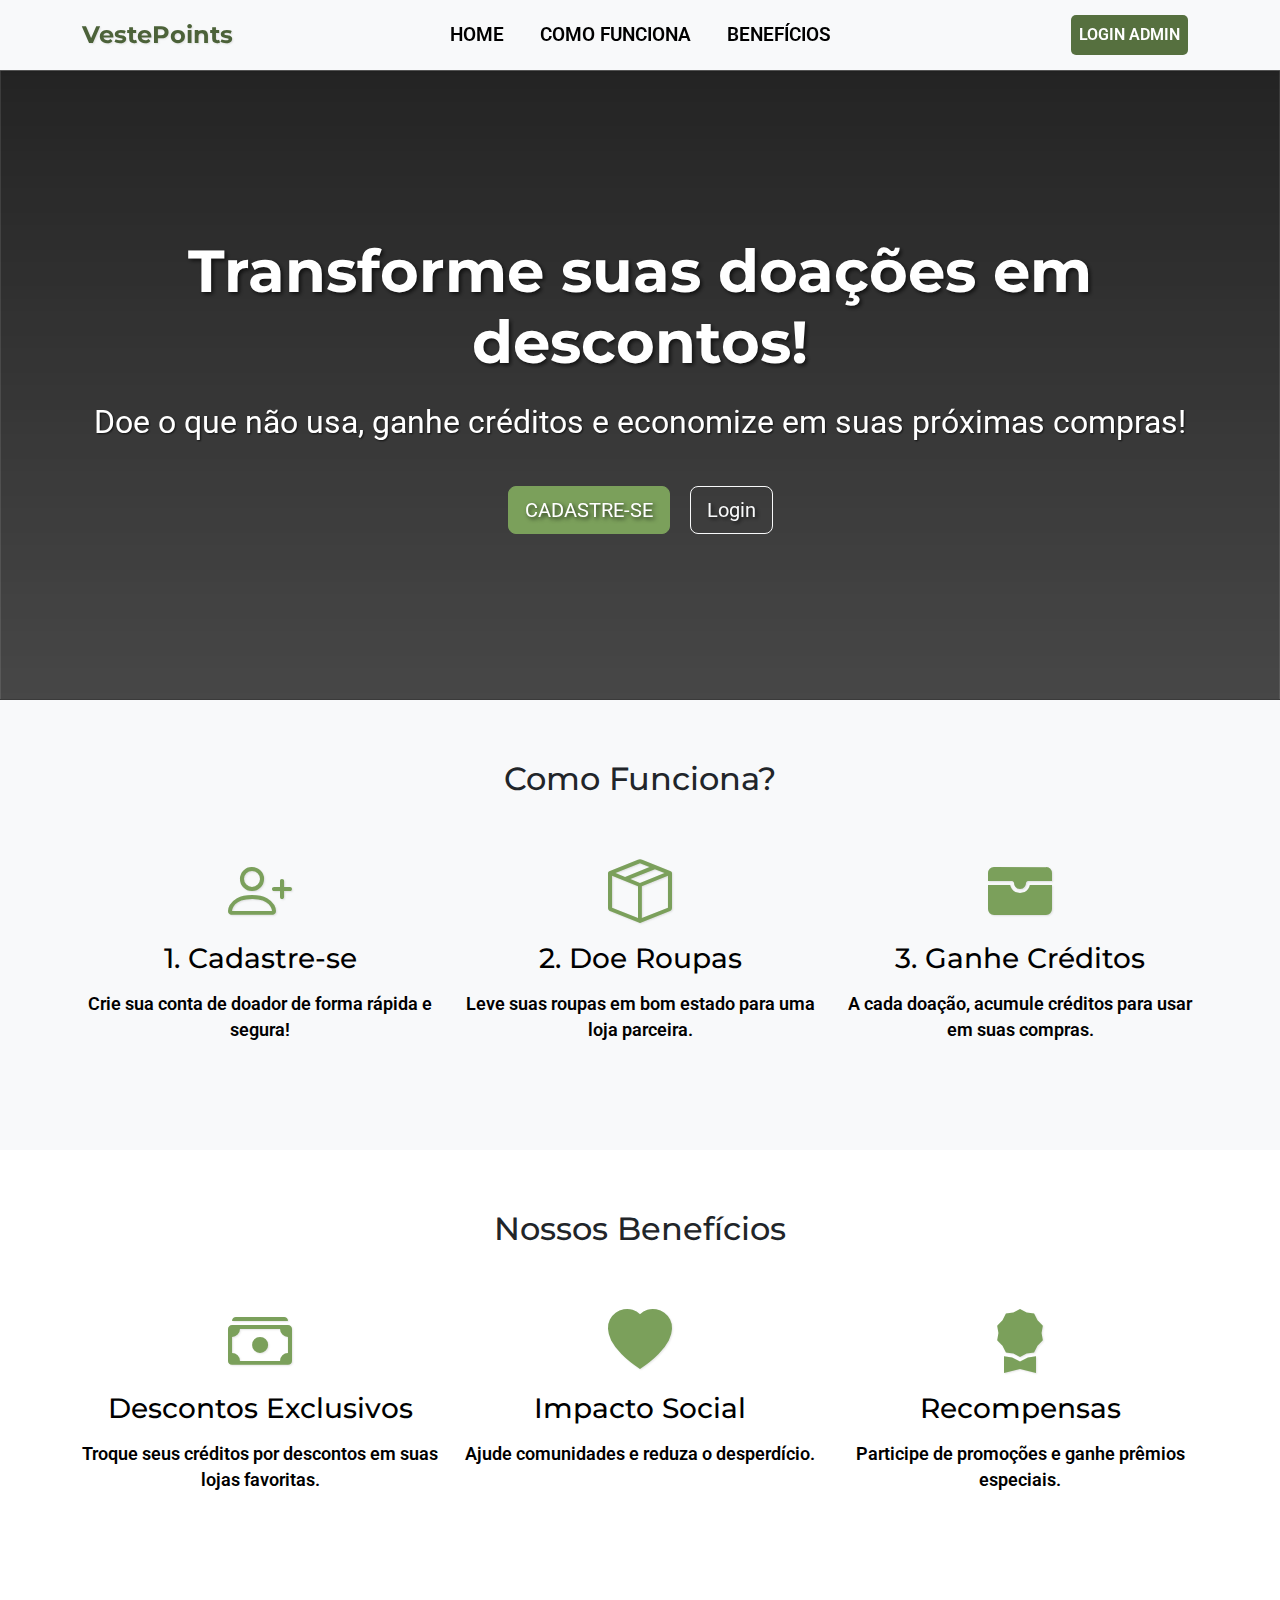
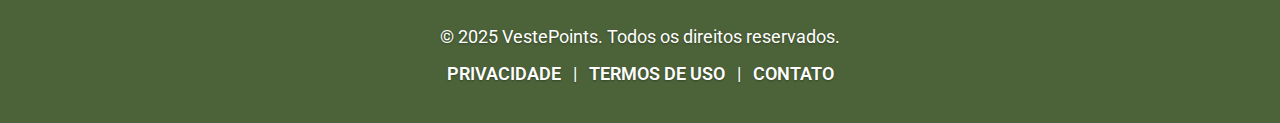
<file: index.html>
<!DOCTYPE html>
<html lang="pt-BR">

<head>
    <!-- Google Fonts -->
    <link rel="preconnect" href="https://fonts.googleapis.com">
    <link rel="preconnect" href="https://fonts.gstatic.com" crossorigin>
    <link
        href="https://fonts.googleapis.com/css2?family=Montserrat:ital,wght@0,600;1,600&family=Roboto:ital,wght@0,100..900;1,100..900&display=swap"
        rel="stylesheet">

    <!-- Meta Tags -->
    <meta charset="UTF-8">
    <meta name="viewport" content="width=device-width, initial-scale=1.0">
    <title>VestePoints - Doação de Roupas</title>

    <!-- Bootstrap CSS -->
    <link href="https://cdn.jsdelivr.net/npm/bootstrap@5.3.0/dist/css/bootstrap.min.css" rel="stylesheet">

    <!-- Bootstrap Icons -->
    <link rel="stylesheet" href="https://cdn.jsdelivr.net/npm/bootstrap-icons@1.10.5/font/bootstrap-icons.css">

    <!-- Custom CSS -->
    <link rel="stylesheet" href="style.css">
</head>

<body>

    <!-- Navbar -->
    <nav class="navbar navbar-expand-lg navbar-light bg-light sticky-top custom-navbar position-relative">
        <div class="container position-relative">
            <a class="navbar-brand" href="index.html">VestePoints</a>

            <button class="navbar-toggler" type="button" data-bs-toggle="collapse" data-bs-target="#navbarNav"
                aria-controls="navbarNav" aria-expanded="false" aria-label="Toggle navigation">
                <span class="navbar-toggler-icon"></span>
            </button>

            <!-- Links Centralizados -->
            <div class="collapse navbar-collapse" id="navbarNav">
                <ul class="navbar-nav nav-center">
                    <li class="nav-item">
                        <a class="nav-link active" aria-current="page" href="index.html">Home</a>
                    </li>
                    <li class="nav-item">
                        <a class="nav-link" href="#como-funciona">Como Funciona</a>
                    </li>
                    <li class="nav-item">
                        <a class="nav-link" href="#beneficios">Benefícios</a>
                    </li>
                </ul>

                <!-- Botão à direita -->
                <ul class="navbar-nav ms-auto">
                    <li class="nav-item">
                        <a class="nav-link btn btn-secondary text-white ms-2" href="admin-login.html">Login Admin</a>
                    </li>
                </ul>
            </div>
        </div>
    </nav>

    <!-- Hero Section -->
    <header class="hero-section">
        <div class="container hero-content">
            <h1>Transforme suas doações em descontos!</h1>
            <p>Doe o que não usa, ganhe créditos e economize em suas próximas compras!</p>
            <a href="cadastro-doador.html" class="btn btn-primary btn-lg me-3">Cadastre-se</a>
            <a href="login.html" class="btn btn-outline-light btn-lg">Login</a>
        </div>
    </header>

    <!-- Como Funciona Section -->
    <section id="como-funciona" class="features-section bg-light">
        <div class="container">
            <h2 class="mb-5">Como Funciona?</h2>
            <div class="row">
                <div class="col-md-4 feature-item">
                    <i class="bi bi-person-plus"></i>
                    <h3>1. Cadastre-se</h3>
                    <p>Crie sua conta de doador de forma rápida e segura!</p>
                </div>
                <div class="col-md-4 feature-item">
                    <i class="bi bi-box-seam"></i>
                    <h3>2. Doe Roupas</h3>
                    <p>Leve suas roupas em bom estado para uma loja parceira.</p>
                </div>
                <div class="col-md-4 feature-item">
                    <i class="bi bi-wallet-fill"></i>
                    <h3>3. Ganhe Créditos</h3>
                    <p>A cada doação, acumule créditos para usar em suas compras.</p>
                </div>
            </div>
        </div>
    </section>

    <!-- Benefícios Section -->
    <section id="beneficios" class="features-section">
        <div class="container">
            <h2 class="mb-5">Nossos Benefícios</h2>
            <div class="row">
                <div class="col-md-4 feature-item">
                    <i class="bi bi-cash-stack"></i>
                    <h3>Descontos Exclusivos</h3>
                    <p>Troque seus créditos por descontos em suas lojas favoritas.</p>
                </div>
                <div class="col-md-4 feature-item">
                    <i class="bi bi-heart-fill"></i>
                    <h3>Impacto Social</h3>
                    <p>Ajude comunidades e reduza o desperdício.</p>
                </div>
                <div class="col-md-4 feature-item">
                    <i class="bi bi-award-fill"></i>
                    <h3>Recompensas</h3>
                    <p>Participe de promoções e ganhe prêmios especiais.</p>
                </div>
            </div>
        </div>
    </section>

    <!-- Footer -->
    <footer class="text-white py-4">
        <div class="container text-center">
            <p>&copy; 2025 VestePoints. Todos os direitos reservados.</p>
            <p>
                <a href="privacidade.html" class="text-white mx-2">Privacidade</a> |
                <a href="termos.html" class="text-white mx-2">Termos de Uso</a> |
                <a href="contato.html" class="text-white mx-2">Contato</a>
            </p>
        </div>
    </footer>

    <!-- Bootstrap JS -->
    <script src="https://cdn.jsdelivr.net/npm/@popperjs/core@2.11.7/dist/umd/popper.min.js"></script>
    <script src="https://cdn.jsdelivr.net/npm/bootstrap@5.3.0/dist/js/bootstrap.min.js"></script>

    <!-- Script logout -->
    <script>
        function logoutAdmin() {
            localStorage.removeItem("adminLogado");
            window.location.href = "login-admin.html";
        }
    </script>

</body>

</html>
</file>
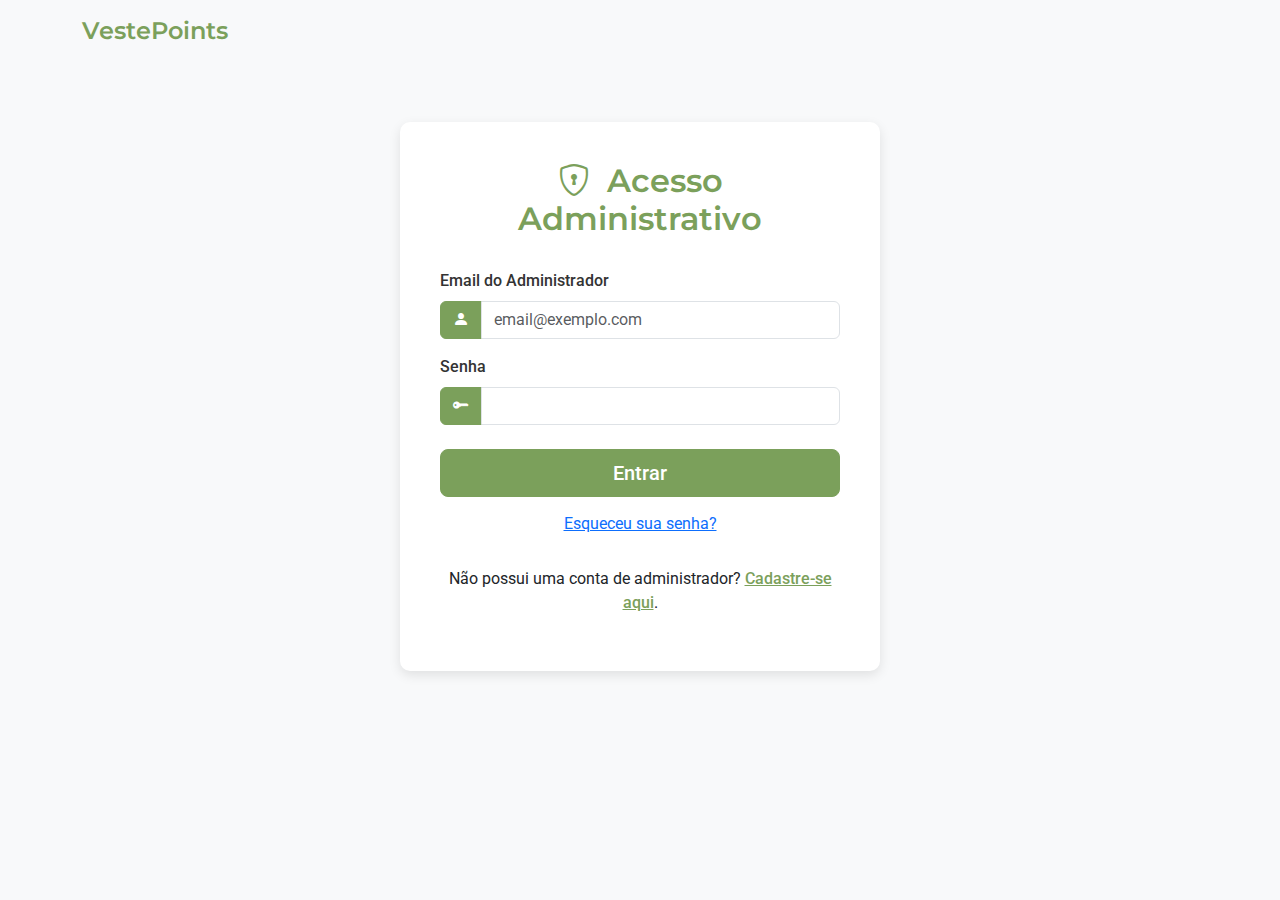
<file: admin-login.html>
<!DOCTYPE html>
<html lang="pt-BR">
<head>
    <meta charset="UTF-8">
    <meta name="viewport" content="width=device-width, initial-scale=1.0">
    <title>Acesso Administrador - VestePoints</title>

    <!-- Google Fonts -->
    <link rel="preconnect" href="https://fonts.googleapis.com">
    <link rel="preconnect" href="https://fonts.gstatic.com" crossorigin>
    <link 
        href="https://fonts.googleapis.com/css2?family=Montserrat:wght@600&family=Roboto:wght@400;500&display=swap" 
        rel="stylesheet">

    <!-- Bootstrap CSS -->
    <link href="https://cdn.jsdelivr.net/npm/bootstrap@5.3.0/dist/css/bootstrap.min.css" rel="stylesheet">

    <!-- Bootstrap Icons -->
    <link rel="stylesheet" href="https://cdn.jsdelivr.net/npm/bootstrap-icons@1.10.5/font/bootstrap-icons.css">

    <style>
        body {
            background-color: #f8f9fa;
            font-family: 'Roboto', sans-serif;
        }

        .navbar-brand {
            font-family: 'Montserrat', sans-serif;
            font-weight: 600;
            color: #7BA05B !important;
            font-size: 1.5rem;
        }

        .nav-link {
            color: #555 !important;
            font-weight: 500;
        }

        .admin-auth-container {
            max-width: 480px;
            margin: 60px auto;
            padding: 40px;
            border-radius: 10px;
            box-shadow: 0 4px 12px rgba(0,0,0,0.1);
            background-color: #ffffff;
        }

        .admin-auth-container h2 {
            margin-bottom: 30px;
            color: #7BA05B;
            text-align: center;
            font-family: 'Montserrat', sans-serif;
            font-weight: 600;
        }

        .form-label {
            font-weight: 500;
            color: #333;
        }

        .input-group-text {
            background-color: #7BA05B;
            color: white;
            border-color: #7BA05B;
        }

        .btn-primary {
            background-color: #7BA05B;
            border-color: #7BA05B;
            font-weight: 500;
        }

        .btn-primary:hover {
            background-color: #6e8f4f;
            border-color: #6e8f4f;
        }

        .btn-success {
            background-color: #6e8f4f;
            border-color: #6e8f4f;
            font-weight: 500;
        }

        .btn-success:hover {
            background-color: #5d7a43;
            border-color: #5d7a43;
        }

        .toggle-form-link {
            cursor: pointer;
            color: #7BA05B;
            font-weight: 500;
            text-decoration: underline;
        }

        .toggle-form-link:hover {
            color: #6e8f4f;
        }

        .form-section {
            display: none;
        }

        .form-section.active {
            display: block;
        }

        a {
            color: #7BA05B;
        }

        a:hover {
            color: #5d7a43;
        }
    </style>
</head>
<body>

    <!-- Navbar -->
    <nav class="navbar navbar-expand-lg navbar-light bg-light">
        <div class="container">
            <a class="navbar-brand" href="index.html">VestePoints</a>
            <div class="collapse navbar-collapse" id="navbarNavAdminLogin">
            </div>
        </div>
    </nav>

    <!-- Container -->
    <div class="container">
        <div class="admin-auth-container">
            <h2 id="formTitle"><i class="bi bi-shield-lock me-2"></i> Acesso Administrativo</h2>

            <!-- Login Administrativo -->
            <div id="loginForm" class="form-section active">
                <form action="/api/admin/login" method="POST">
                    <div class="mb-3">
                        <label for="adminEmailLogin" class="form-label">Email do Administrador</label>
                        <div class="input-group">
                            <span class="input-group-text"><i class="bi bi-person-fill"></i></span>
                            <input type="email" class="form-control" id="adminEmailLogin" name="email" placeholder="email@exemplo.com" required>
                        </div>
                    </div>
                    <div class="mb-4">
                        <label for="adminSenhaLogin" class="form-label">Senha</label>
                        <div class="input-group">
                            <span class="input-group-text"><i class="bi bi-key-fill"></i></span>
                            <input type="password" class="form-control" id="adminSenhaLogin" name="senha" required>
                        </div>
                    </div>
                    
                    <div class="d-grid gap-2">
                        <button type="submit" class="btn btn-primary btn-lg">Entrar</button>
                        <a href="#" class="btn btn-link text-center">Esqueceu sua senha?</a>
                        <p class="text-center mt-3">
                            Não possui uma conta de administrador?
                            <span class="toggle-form-link" data-target="registerForm">Cadastre-se aqui</span>.
                        </p>
                    </div>
                </form>
            </div>

            <!-- Cadastro Administrativo -->
            <div id="registerForm" class="form-section">
                <form action="/api/admin/register" method="POST">
                    <div class="mb-3">
                        <label for="adminNome" class="form-label">Nome Completo</label>
                        <input type="text" class="form-control" id="adminNome" name="nomeCompleto" required>
                    </div>
                    <div class="mb-3">
                        <label for="adminEmailRegister" class="form-label">Email do Administrador</label>
                        <div class="input-group">
                            <span class="input-group-text"><i class="bi bi-envelope-fill"></i></span>
                            <input type="email" class="form-control" id="adminEmailRegister" name="email" placeholder="email@exemplo.com" required>
                        </div>
                    </div>
                    <div class="mb-3">
                        <label for="adminSenhaRegister" class="form-label">Senha</label>
                        <div class="input-group">
                            <span class="input-group-text"><i class="bi bi-key-fill"></i></span>
                            <input type="password" class="form-control" id="adminSenhaRegister" name="senha" required>
                        </div>
                    </div>
                    <div class="mb-4">
                        <label for="adminConfirmarSenhaRegister" class="form-label">Confirmar Senha</label>
                        <div class="input-group">
                            <span class="input-group-text"><i class="bi bi-key-fill"></i></span>
                            <input type="password" class="form-control" id="adminConfirmarSenhaRegister" name="confirmarSenha" required>
                        </div>
                    </div>
                    
                    <div class="d-grid gap-2">
                        <button type="submit" class="btn btn-success btn-lg">Cadastrar Administrador</button>
                        <p class="text-center mt-3">
                            Já possui uma conta de administrador?
                            <span class="toggle-form-link" data-target="loginForm">Faça Login</span>.
                        </p>
                    </div>
                </form>
            </div>

        </div>
    </div>

    <!-- Bootstrap JS -->
    <script src="https://cdn.jsdelivr.net/npm/@popperjs/core@2.11.7/dist/umd/popper.min.js"></script>
    <script src="https://cdn.jsdelivr.net/npm/bootstrap@5.3.0/dist/js/bootstrap.min.js"></script>

    <script>
        // Alternância entre formulários
        document.addEventListener('DOMContentLoaded', function() {
            const loginForm = document.getElementById('loginForm');
            const registerForm = document.getElementById('registerForm');
            const formTitle = document.getElementById('formTitle');

            document.querySelectorAll('.toggle-form-link').forEach(link => {
                link.addEventListener('click', function() {
                    const targetFormId = this.getAttribute('data-target');

                    if (targetFormId === 'registerForm') {
                        loginForm.classList.remove('active');
                        registerForm.classList.add('active');
                        formTitle.innerHTML = '<i class="bi bi-person-fill-gear me-2"></i> Cadastro de Administrador';
                    } else {
                        registerForm.classList.remove('active');
                        loginForm.classList.add('active');
                        formTitle.innerHTML = '<i class="bi bi-shield-lock me-2"></i> Acesso Administrativo';
                    }
                });
            });
        });

        // Simulação simples de login
        document.querySelector('form[action="/api/admin/login"]').addEventListener('submit', function(event) {
            event.preventDefault();

            const email = document.getElementById('adminEmailLogin').value;
            const senha = document.getElementById('adminSenhaLogin').value;

            if (email === "admin@doaplus.com" && senha === "12345") {
                localStorage.setItem("adminLogado", "true");
                window.location.href = "dashboard-admin.html";
            } else {
                alert("Credenciais inválidas! Tente novamente.");
            }
        });
    </script>
</body>
</html>
</file>
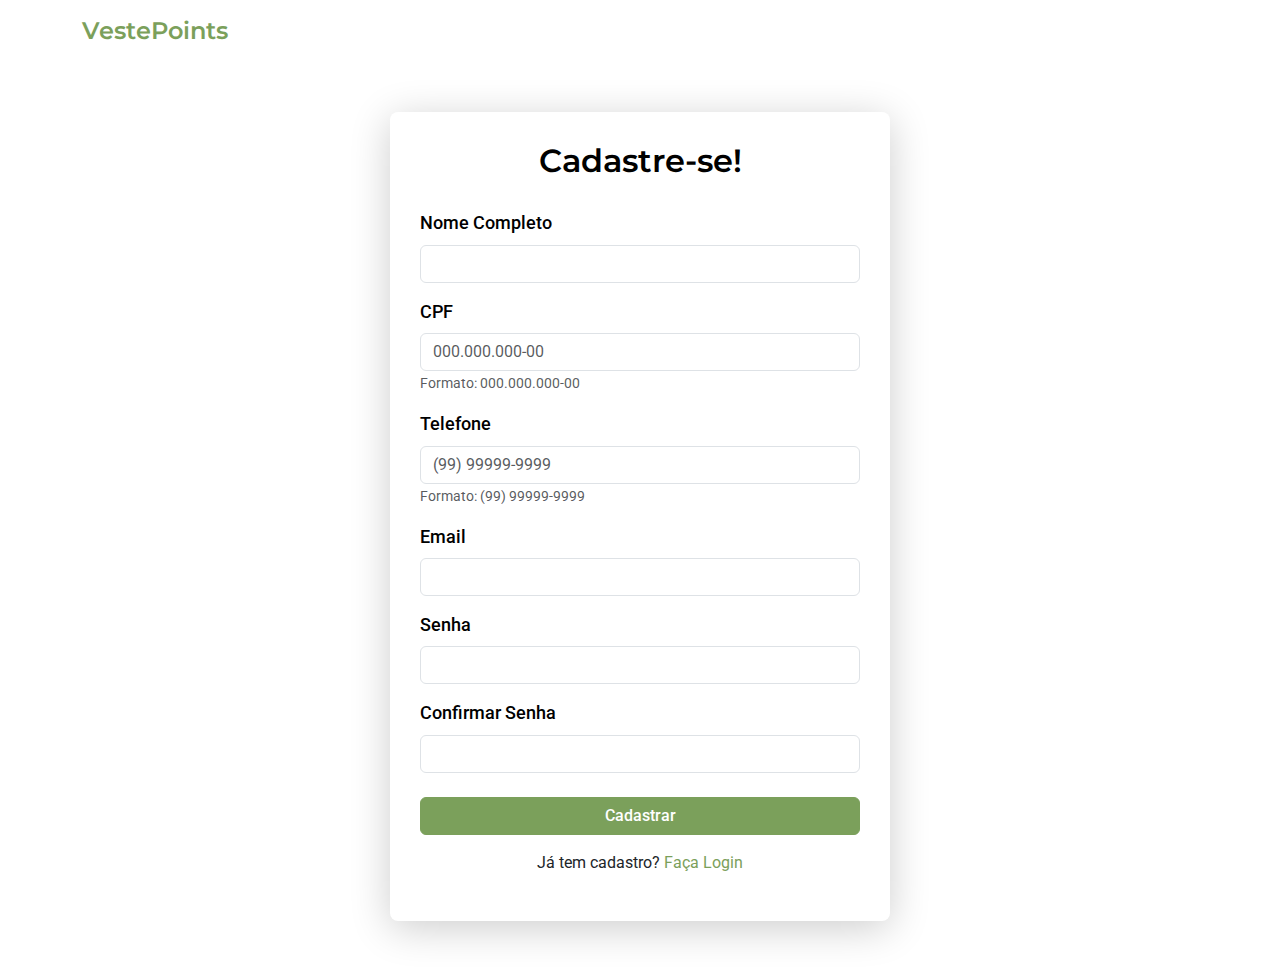
<file: cadastro-doador.html>
<!DOCTYPE html>
<html lang="pt-BR">

<head>
    <meta charset="UTF-8">
    <meta name="viewport" content="width=device-width, initial-scale=1.0">
    <title>Cadastre-se - VestePoints</title>

    <link rel="preconnect" href="https://fonts.googleapis.com">
    <link rel="preconnect" href="https://fonts.gstatic.com" crossorigin>
    <link href="https://fonts.googleapis.com/css2?family=Montserrat:wght@600&family=Roboto:wght@400;500&display=swap"
        rel="stylesheet">

    <link href="https://cdn.jsdelivr.net/npm/bootstrap@5.3.0/dist/css/bootstrap.min.css" rel="stylesheet">

    <link rel="stylesheet" href="cadastro-doador.css">

</head>

<body>
    <!-- Navbar -->
    <nav class="navbar">
        <div class="container">
            <a class="navbar-brand" href="index.html">VestePoints</a>
            <div class="collapse navbar-collapse" id="navbarNav">
                <ul class="navbar-nav ms-auto">
                </ul>
            </div>
        </div>
    </nav>

    <div class="container">
        <div class="register-container">
            <h2>Cadastre-se!</h2>
            <form action="/api/doadores/cadastrar" method="POST">
                <div class="mb-3">
                    <label for="nomeCompleto" class="form-label">Nome Completo</label>
                    <input type="text" class="form-control" id="nomeCompleto" name="nomeCompleto" required>
                </div>
                <div class="mb-3">
                    <label for="cpf" class="form-label">CPF</label>
                    <input type="text" class="form-control" id="cpf" name="cpf" pattern="\d{3}\.\d{3}\.\d{3}-\d{2}"
                        placeholder="000.000.000-00" required>
                    <small class="form-text text-muted">Formato: 000.000.000-00</small>
                </div>
                <div class="mb-3">
                    <label for="telefone" class="form-label">Telefone</label>
                    <input type="tel" class="form-control" id="telefone" name="telefone"
                        pattern="\(\d{2}\)\s\d{4,5}-\d{4}" placeholder="(99) 99999-9999" required>
                    <small class="form-text text-muted">Formato: (99) 99999-9999</small>
                </div>
                <div class="mb-3">
                    <label for="email" class="form-label">Email</label>
                    <input type="email" class="form-control" id="email" name="email" required>
                </div>
                <div class="mb-3">
                    <label for="senha" class="form-label">Senha</label>
                    <input type="password" class="form-control" id="senha" name="senha" required>
                </div>
                <div class="mb-4">
                    <label for="confirmarSenha" class="form-label">Confirmar Senha</label>
                    <input type="password" class="form-control" id="confirmarSenha" name="confirmarSenha" required>
                </div>

                <button type="submit" class="btn btn-success w-100">Cadastrar</button>
                <p class="text-center mt-3">Já tem cadastro? <a href="login.html">Faça Login</a></p>
            </form>
        </div>

    </div>

    <script src="https://cdn.jsdelivr.net/npm/@popperjs/core@2.11.7/dist/umd/popper.min.js"></script>
    <script src="https://cdn.jsdelivr.net/npm/bootstrap@5.3.0/dist/js/bootstrap.min.js"></script>
</body>

</html>
</file>
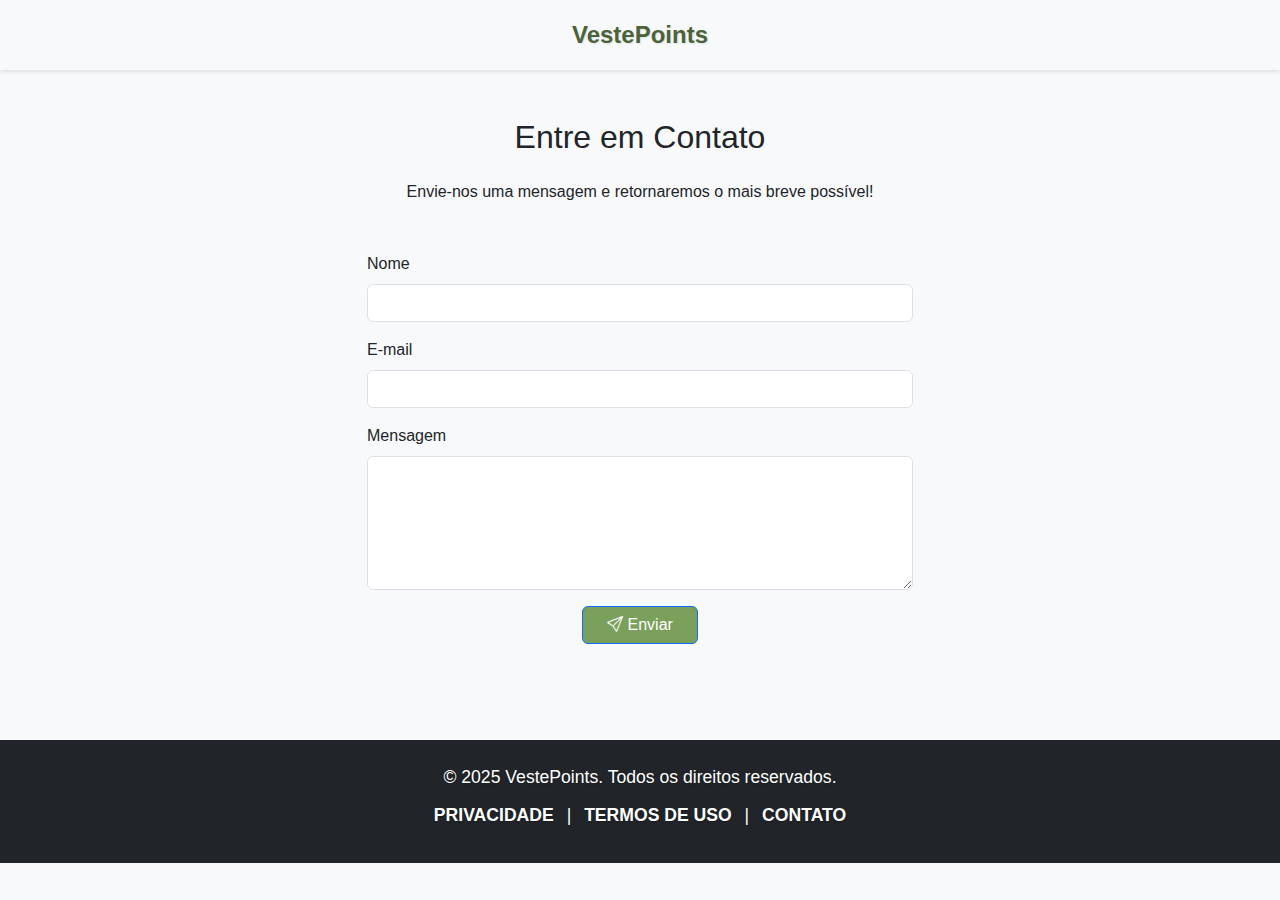
<file: contato.html>
<!DOCTYPE html>
<html lang="pt-BR">

<head>
    <meta charset="UTF-8">
    <meta name="viewport" content="width=device-width, initial-scale=1.0">
    <title>Contato - VestePoints</title>

    <!-- Bootstrap CSS -->
    <link href="https://cdn.jsdelivr.net/npm/bootstrap@5.3.0/dist/css/bootstrap.min.css" rel="stylesheet">

    <!-- Bootstrap Icons -->
    <link rel="stylesheet" href="https://cdn.jsdelivr.net/npm/bootstrap-icons@1.10.5/font/bootstrap-icons.css">

    <!-- Custom CSS -->
    <link rel="stylesheet" href="style.css">
</head>

<body class="bg-light">

    <!-- Navbar -->
    <nav class="navbar navbar-expand-lg navbar-light bg-light sticky-top custom-navbar">
        <div class="container">
            <a class="navbar-brand" href="index.html">VestePoints</a>
        </div>
    </nav>

    <!-- Seção de Contato -->
    <section class="py-5">
        <div class="container">
            <h2 class="text-center mb-4">Entre em Contato</h2>
            <p class="text-center mb-5">Envie-nos uma mensagem e retornaremos o mais breve possível!</p>

            <div class="row justify-content-center">
                <div class="col-md-6">
                    <form action="mailto:vestepoints@contato.com" method="post" enctype="text/plain">
                        <div class="mb-3">
                            <label for="nome" class="form-label">Nome</label>
                            <input type="text" class="form-control" id="nome" name="Nome" required>
                        </div>
                        <div class="mb-3">
                            <label for="email" class="form-label">E-mail</label>
                            <input type="email" class="form-control" id="email" name="E-mail" required>
                        </div>
                        <div class="mb-3">
                            <label for="mensagem" class="form-label">Mensagem</label>
                            <textarea class="form-control" id="mensagem" name="Mensagem" rows="5" required></textarea>
                        </div>
                        <div class="text-center">
                            <button type="submit" class="btn btn-primary px-4">
                                <i class="bi bi-send"></i> Enviar
                                <style>
                                    .btn-primary {
                                        background-color: #7BA05B;
                                    }
                                    
                                </style>
                            </button>
                        </div>
                    </form>
                </div>
            </div>
        </div>
    </section>

    <!-- Footer -->
    <footer class="bg-dark text-white py-4 mt-5">
        <div class="container text-center">
            <p>&copy; 2025 VestePoints. Todos os direitos reservados.</p>
            <p>
                <a href="privacidade.html" class="text-white mx-2">Privacidade</a> |
                <a href="termos.html" class="text-white mx-2">Termos de Uso</a> |
                <a href="contato.html" class="text-white mx-2">Contato</a>
            </p>
        </div>
    </footer>

    <!-- Bootstrap JS -->
    <script src="https://cdn.jsdelivr.net/npm/bootstrap@5.3.0/dist/js/bootstrap.bundle.min.js"></script>
</body>

</html>
</file>
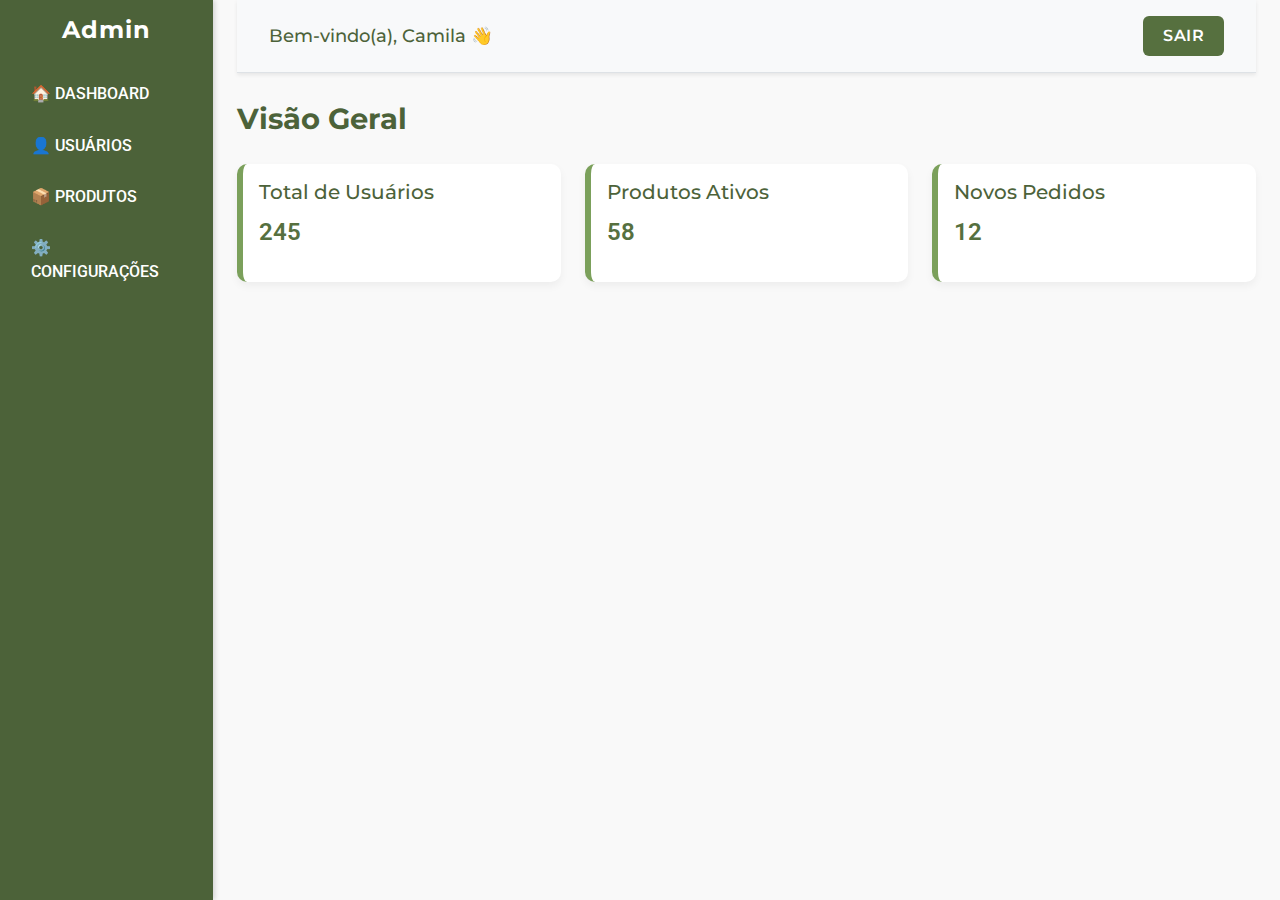
<file: dashboard-admin.html>
<!DOCTYPE html>
<html lang="pt-BR">

<head>
    <meta charset="UTF-8" />
    <meta name="viewport" content="width=device-width, initial-scale=1.0" />
    <title>Dashboard Admin</title>

    <!-- Google Fonts -->
    <link rel="preconnect" href="https://fonts.googleapis.com">
    <link rel="preconnect" href="https://fonts.gstatic.com" crossorigin>
    <link
        href="https://fonts.googleapis.com/css2?family=Montserrat:wght@600;700&family=Roboto:wght@300;400;500&display=swap"
        rel="stylesheet">

    <!-- Bootstrap 5.3 -->
    <link href="https://cdn.jsdelivr.net/npm/bootstrap@5.3.2/dist/css/bootstrap.min.css" rel="stylesheet">

    <!-- CSS Personalizado -->
    <link rel="stylesheet" href="dashboard-admin.css">
</head>

<body>

    <div class="container-fluid">
        <div class="row">
            <!-- Sidebar -->
            <nav class="col-md-2 d-none d-md-block sidebar">
                <div class="sidebar-sticky">
                    <h4 class="text-center mb-4">Admin</h4>
                    <a href="#">🏠 Dashboard</a>
                    <a href="#">👤 Usuários</a>
                    <a href="#">📦 Produtos</a>
                    <a href="#">⚙️ Configurações</a>
                </div>
            </nav>

            <!-- Conteúdo Principal -->
            <main class="col-md-10 ms-sm-auto col-lg-10 px-md-4">
                <div class="dashboard-header d-flex justify-content-between align-items-center">
                    <span>Bem-vindo(a), Camila 👋</span>
                    <button class="btn btn-custom">Sair</button>
                </div>

                <div class="pt-4">
                    <div class="title-section">Visão Geral</div>

                    <div class="row g-4">
                        <div class="col-md-4">
                            <div class="card card-custom p-3">
                                <h5>Total de Usuários</h5>
                                <p class="fs-4">245</p>
                            </div>
                        </div>

                        <div class="col-md-4">
                            <div class="card card-custom p-3">
                                <h5>Produtos Ativos</h5>
                                <p class="fs-4">58</p>
                            </div>
                        </div>

                        <div class="col-md-4">
                            <div class="card card-custom p-3">
                                <h5>Novos Pedidos</h5>
                                <p class="fs-4">12</p>
                            </div>
                        </div>
                    </div>
                </div>
            </main>
        </div>
    </div>

    <!-- Bootstrap JS -->
    <script src="https://cdn.jsdelivr.net/npm/bootstrap@5.3.2/dist/js/bootstrap.bundle.min.js"></script>
</body>

</html>
</file>
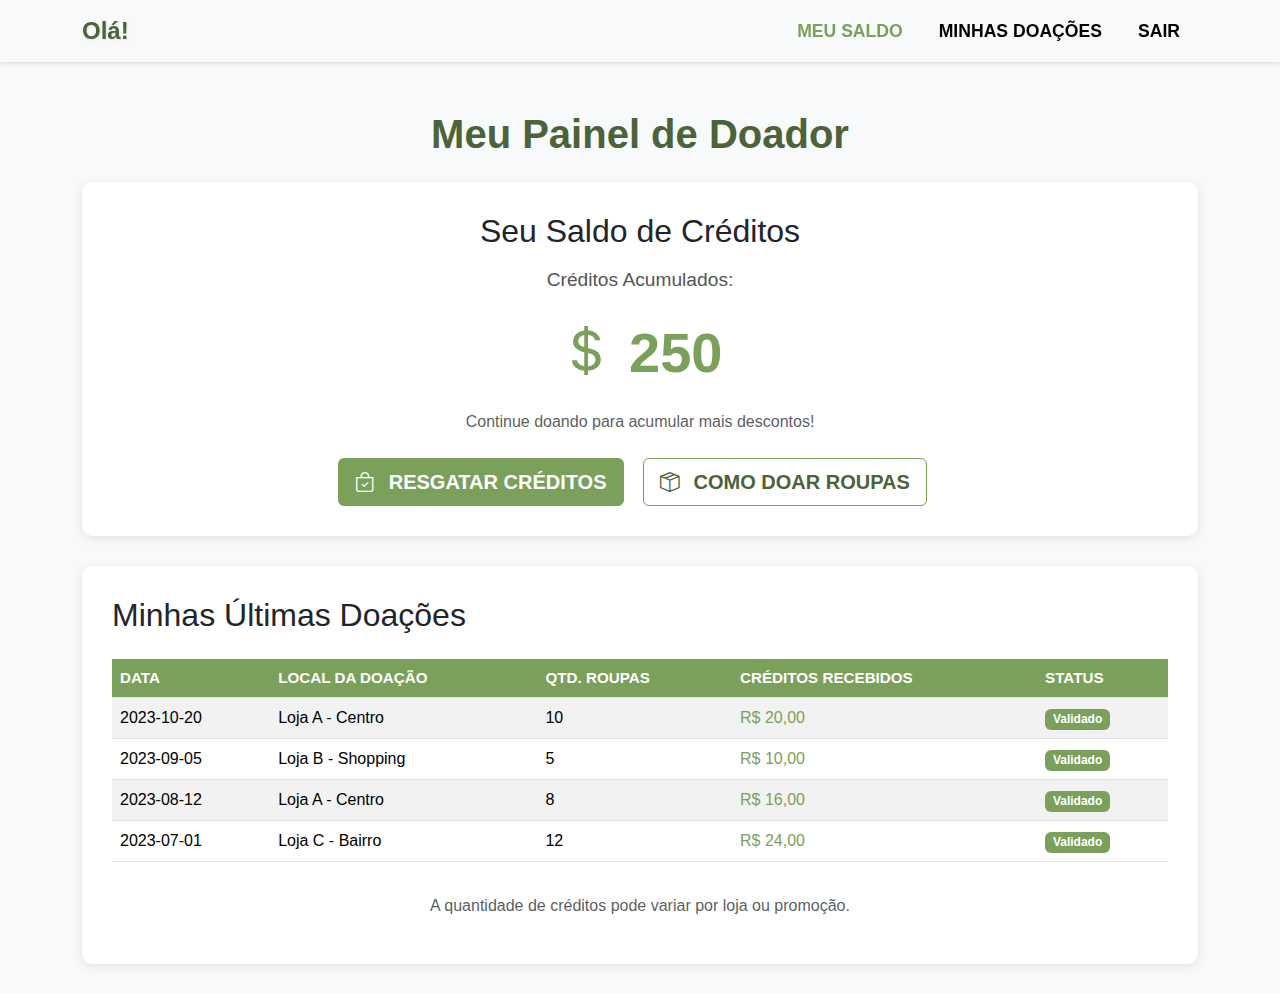
<file: dashboard-doador.html>
<!DOCTYPE html>
<html lang="pt-BR">
<head>
    <meta charset="UTF-8">
    <meta name="viewport" content="width=device-width, initial-scale=1.0">
    <title>Minha Dashboard - Doação Premiada</title>

    <!-- Bootstrap CSS -->
    <link href="https://cdn.jsdelivr.net/npm/bootstrap@5.3.0/dist/css/bootstrap.min.css" rel="stylesheet">

    <!-- Bootstrap Icons -->
    <link rel="stylesheet" href="https://cdn.jsdelivr.net/npm/bootstrap-icons@1.10.5/font/bootstrap-icons.css">

    <!-- CSS personalizado -->
    <link rel="stylesheet" href="dashboard-doador.css">
</head>
<body>

    <!-- Navbar do Doador -->
    <nav class="navbar navbar-expand-lg navbar-dark bg-success sticky-top">
        <div class="container">
            <a class="navbar-brand" href="dashboard-doador.html">Olá!</a>
            <button class="navbar-toggler" type="button" data-bs-toggle="collapse" data-bs-target="#navbarNavDoador" aria-controls="navbarNavDoador" aria-expanded="false" aria-label="Toggle navigation">
                <span class="navbar-toggler-icon"></span>
            </button>
            <div class="collapse navbar-collapse" id="navbarNavDoador">
                <ul class="navbar-nav ms-auto">
                    <li class="nav-item">
                        <a class="nav-link active" aria-current="page" href="#saldo">Meu Saldo</a>
                    </li>
                    <li class="nav-item">
                        <a class="nav-link" href="#historico">Minhas Doações</a>
                    </li>
                    <li class="nav-item">
                        <a class="nav-link" href="index.html">Sair</a> 
                    </li>
                </ul>
            </div>
        </div>
    </nav>

    <!-- Conteúdo Principal -->
    <div class="container mt-5">
        <h1 class="mb-4 text-center">Meu Painel de Doador</h1>

        <!-- Seção de Saldo e Resgate -->
        <div id="saldo" class="doador-card text-center">
            <h2 class="mb-3">Seu Saldo de Créditos</h2>
            <p class="saldo-label">Créditos Acumulados:</p>
            <p class="saldo-display"><i class="bi bi-currency-dollar"></i> 250</p>
            <p class="text-muted">Continue doando para acumular mais descontos!</p>
            
            <div class="action-buttons mt-4">
                <button type="button" class="btn btn-primary btn-lg" data-bs-toggle="modal" data-bs-target="#resgateCreditosModal">
                    <i class="bi bi-bag-check me-2"></i> Resgatar Créditos
                </button>
                <a href="registro-doacao.html" class="btn btn-outline-success btn-lg">
                    <i class="bi bi-box-seam me-2"></i> Como Doar Roupas
                </a>
            </div>
        </div>

        <!-- Histórico de Doações e Créditos -->
        <div id="historico" class="doador-card">
            <h2 class="mb-4">Minhas Últimas Doações</h2>
            <div class="table-responsive">
                <table class="table table-striped history-table">
                    <thead>
                        <tr>
                            <th>Data</th>
                            <th>Local da Doação</th>
                            <th>Qtd. Roupas</th>
                            <th>Créditos Recebidos</th>
                            <th>Status</th>
                        </tr>
                    </thead>
                    <tbody>
                        <tr>
                            <td>2023-10-20</td>
                            <td>Loja A - Centro</td>
                            <td>10</td>
                            <td class="text-success">R$ 20,00</td>
                            <td><span class="badge bg-success">Validado</span></td>
                        </tr>
                        <tr>
                            <td>2023-09-05</td>
                            <td>Loja B - Shopping</td>
                            <td>5</td>
                            <td class="text-success">R$ 10,00</td>
                            <td><span class="badge bg-success">Validado</span></td>
                        </tr>
                        <tr>
                            <td>2023-08-12</td>
                            <td>Loja A - Centro</td>
                            <td>8</td>
                            <td class="text-success">R$ 16,00</td>
                            <td><span class="badge bg-success">Validado</span></td>
                        </tr>
                        <tr>
                            <td>2023-07-01</td>
                            <td>Loja C - Bairro</td>
                            <td>12</td>
                            <td class="text-success">R$ 24,00</td>
                            <td><span class="badge bg-success">Validado</span></td>
                        </tr>
                    </tbody>
                </table>
            </div>
            <p class="text-center mt-3 text-muted">A quantidade de créditos pode variar por loja ou promoção.</p>
        </div>
    </div>

    <!-- Modal de Resgate de Créditos -->
    <div class="modal fade" id="resgateCreditosModal" tabindex="-1" aria-labelledby="resgateCreditosModalLabel" aria-hidden="true">
        <div class="modal-dialog modal-dialog-centered">
            <div class="modal-content">
                <div class="modal-header bg-primary text-white">
                    <h5 class="modal-title" id="resgateCreditosModalLabel">Resgatar Créditos</h5>
                    <button type="button" class="btn-close btn-close-white" data-bs-dismiss="modal" aria-label="Close"></button>
                </div>
                <div class="modal-body">
                    <p>Seu saldo atual: <strong><span id="saldoAtualModal">250</span> Créditos</strong></p>
                    <form action="/api/creditos/resgatar" method="POST">
                        <div class="mb-3">
                            <label for="valorResgate" class="form-label">Valor em Créditos para Resgatar (R$)</label>
                            <input type="number" class="form-control" id="valorResgate" name="valorResgate" min="1" max="250" placeholder="Ex: 50" required>
                            <div class="form-text">Cada 1 crédito equivale a R$1,00 de desconto.</div>
                        </div>
                        <div class="mb-3">
                            <label for="lojaResgate" class="form-label">Loja para Utilizar o Desconto</label>
                            <select class="form-select" id="lojaResgate" name="lojaResgate" required>
                                <option selected disabled value="">Selecione uma loja</option>
                                <option value="loja-a">Loja A - Centro</option>
                                <option value="loja-b">Loja B - Shopping</option>
                                <option value="loja-c">Loja C - Bairro</option>
                            </select>
                        </div>
                        <div class="d-grid">
                            <button type="submit" class="btn btn-success btn-lg">Gerar Cupom de Desconto</button>
                        </div>
                    </form>
                    <div id="cupomGerado" class="alert alert-info mt-4 text-center d-none">
                        <h4>Seu cupom foi gerado!</h4>
                        <p>Apresente o código abaixo no caixa da loja selecionada:</p>
                        <strong class="h3">CUPOM123ABC</strong>
                        <p class="mt-2">Válido por 7 dias. Não cumulativo com outras promoções.</p>
                    </div>
                </div>
                <div class="modal-footer">
                    <button type="button" class="btn btn-secondary" data-bs-dismiss="modal">Fechar</button>
                </div>
            </div>
        </div>
    </div>

    <!-- Bootstrap JS e Script -->
    <script src="https://cdn.jsdelivr.net/npm/@popperjs/core@2.11.7/dist/umd/popper.min.js"></script>
    <script src="https://cdn.jsdelivr.net/npm/bootstrap@5.3.0/dist/js/bootstrap.min.js"></script>

    <script>
        // Simulação de geração de cupom
        document.querySelector('#resgateCreditosModal form').addEventListener('submit', function(event) {
            event.preventDefault();
            setTimeout(() => {
                document.getElementById('cupomGerado').classList.remove('d-none');
            }, 1000);
        });

        // Atualizar saldo no modal
        document.addEventListener('DOMContentLoaded', function() {
            const saldoAtual = 250;
            document.getElementById('saldoAtualModal').textContent = saldoAtual;
            document.getElementById('valorResgate').setAttribute('max', saldoAtual);
        });
    </script>
</body>
</html>
</file>
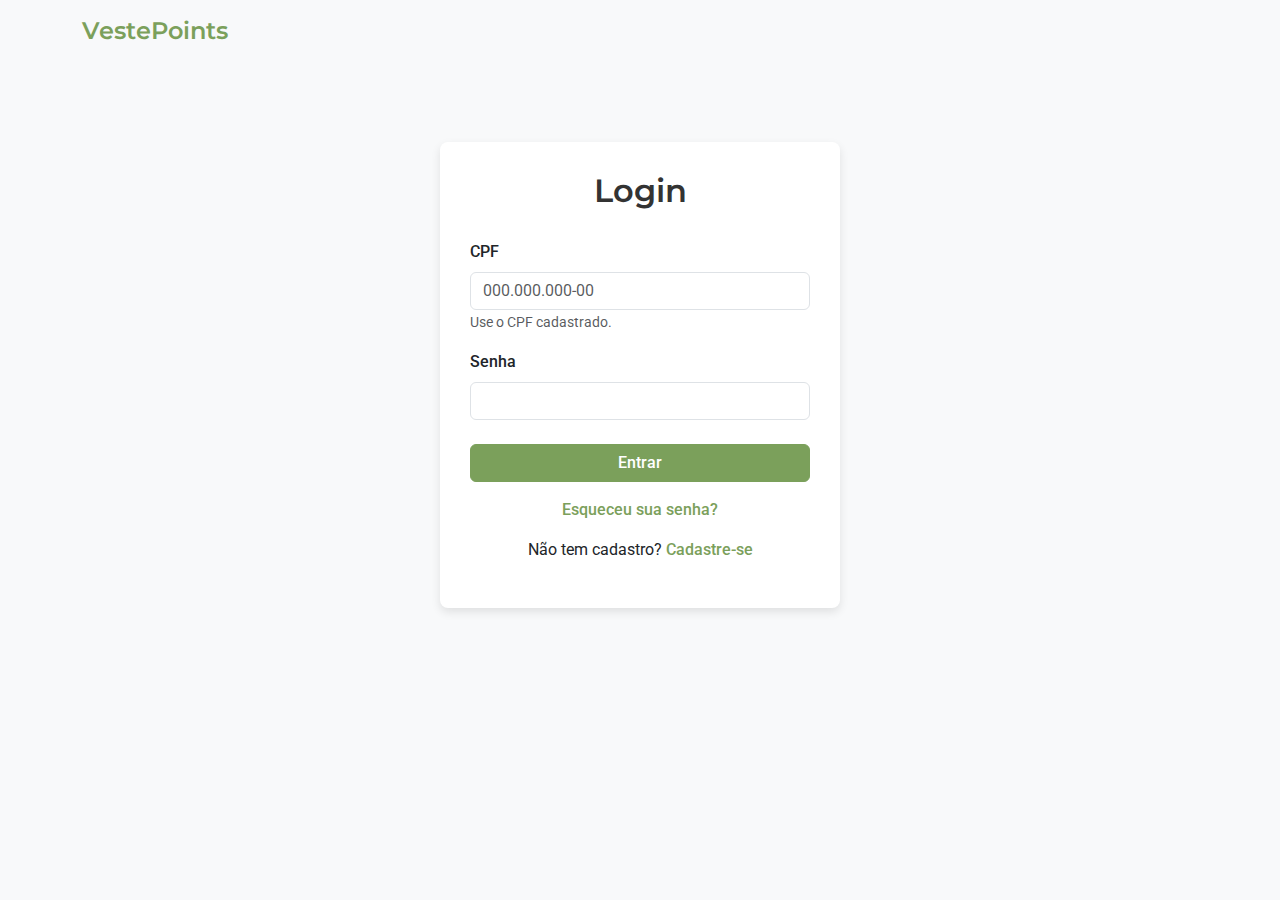
<file: login.html>
<!DOCTYPE html>
<html lang="pt-BR">
<head>
    <meta charset="UTF-8">
    <meta name="viewport" content="width=device-width, initial-scale=1.0">
    <title>Login - VestePoints</title>

    <!-- Google Fonts -->
    <link rel="preconnect" href="https://fonts.googleapis.com">
    <link rel="preconnect" href="https://fonts.gstatic.com" crossorigin>
    <link
        href="https://fonts.googleapis.com/css2?family=Montserrat:wght@600&family=Roboto:wght@400;500&display=swap"
        rel="stylesheet">

    <!-- Bootstrap CSS -->
    <link href="https://cdn.jsdelivr.net/npm/bootstrap@5.3.0/dist/css/bootstrap.min.css" rel="stylesheet">

    <style>
        /* ===== Tipografia ===== */
        body {
            font-family: 'Roboto', sans-serif;
            background-color: #f8f9fa;
        }

        h1, h2, h3, .navbar-brand {
            font-family: 'Montserrat', sans-serif;
            font-weight: 600;
        }

        /* ===== Navbar ===== */
        .navbar-brand {
            font-weight: 600;
            font-size: 1.5rem;
            color: #7BA05B;
        }

        .navbar-nav .nav-link {
            font-weight: 500;
            color: #333;
        }

        .navbar-nav .nav-link:hover {
            color: #7BA05B;
        }

        /* ===== Login Container ===== */
        .login-container {
            max-width: 400px;
            margin: 80px auto;
            padding: 30px;
            border-radius: 8px;
            box-shadow: 0 4px 10px rgba(0,0,0,0.1);
            background-color: #ffffff;
        }

        .login-container h2 {
            margin-bottom: 30px;
            color: #333;
            text-align: center;
        }

        .form-label {
            font-weight: 500;
        }

        /* ===== Botões ===== */
        .btn-primary {
            background-color: #7BA05B;
            border-color: #7BA05B;
            font-weight: 500;
        }

        .btn-primary:hover {
            background-color: #6e8f4f;
            border-color: #6e8f4f;
        }

        /* ===== Links ===== */
        a {
            color: #7BA05B;
            text-decoration: none;
            font-weight: 500;
        }

        a:hover {
            text-decoration: underline;
            color: #6e8f4f;
        }
    </style>
</head>

<body>

    <!-- Navbar -->
    <nav class="navbar navbar-expand-lg navbar-light bg-light">
        <div class="container">
            <a class="navbar-brand" href="index.html">VestePoints</a>
            <div class="collapse navbar-collapse" id="navbarNav">
                <ul class="navbar-nav ms-auto">
                </ul>
            </div>
        </div>
    </nav>

    <!-- Login -->
    <div class="container">
        <div class="login-container">
            <h2>Login</h2>
            <form action="/api/auth/login" method="POST">
                <div class="mb-3">
                    <label for="cpfLogin" class="form-label">CPF</label>
                    <input type="text" class="form-control" id="cpfLogin" name="cpf"
                        pattern="\d{3}\.\d{3}\.\d{3}-\d{2}" placeholder="000.000.000-00" required>
                    <small class="form-text text-muted">Use o CPF cadastrado.</small>
                </div>

                <div class="mb-4">
                    <label for="senhaLogin" class="form-label">Senha</label>
                    <input type="password" class="form-control" id="senhaLogin" name="senha" required>
                </div>
                
                <button type="submit" class="btn btn-primary w-100">Entrar</button>

                <p class="text-center mt-3">
                    <a href="#">Esqueceu sua senha?</a>
                </p>

                <p class="text-center mt-2">
                    Não tem cadastro? <a href="cadastro-doador.html">Cadastre-se</a>
                </p>
            </form>
        </div>
    </div>

    <!-- Bootstrap JS e dependências -->
    <script src="https://cdn.jsdelivr.net/npm/@popperjs/core@2.11.7/dist/umd/popper.min.js"></script>
    <script src="https://cdn.jsdelivr.net/npm/bootstrap@5.3.0/dist/js/bootstrap.min.js"></script>

</body>
</html>
</file>
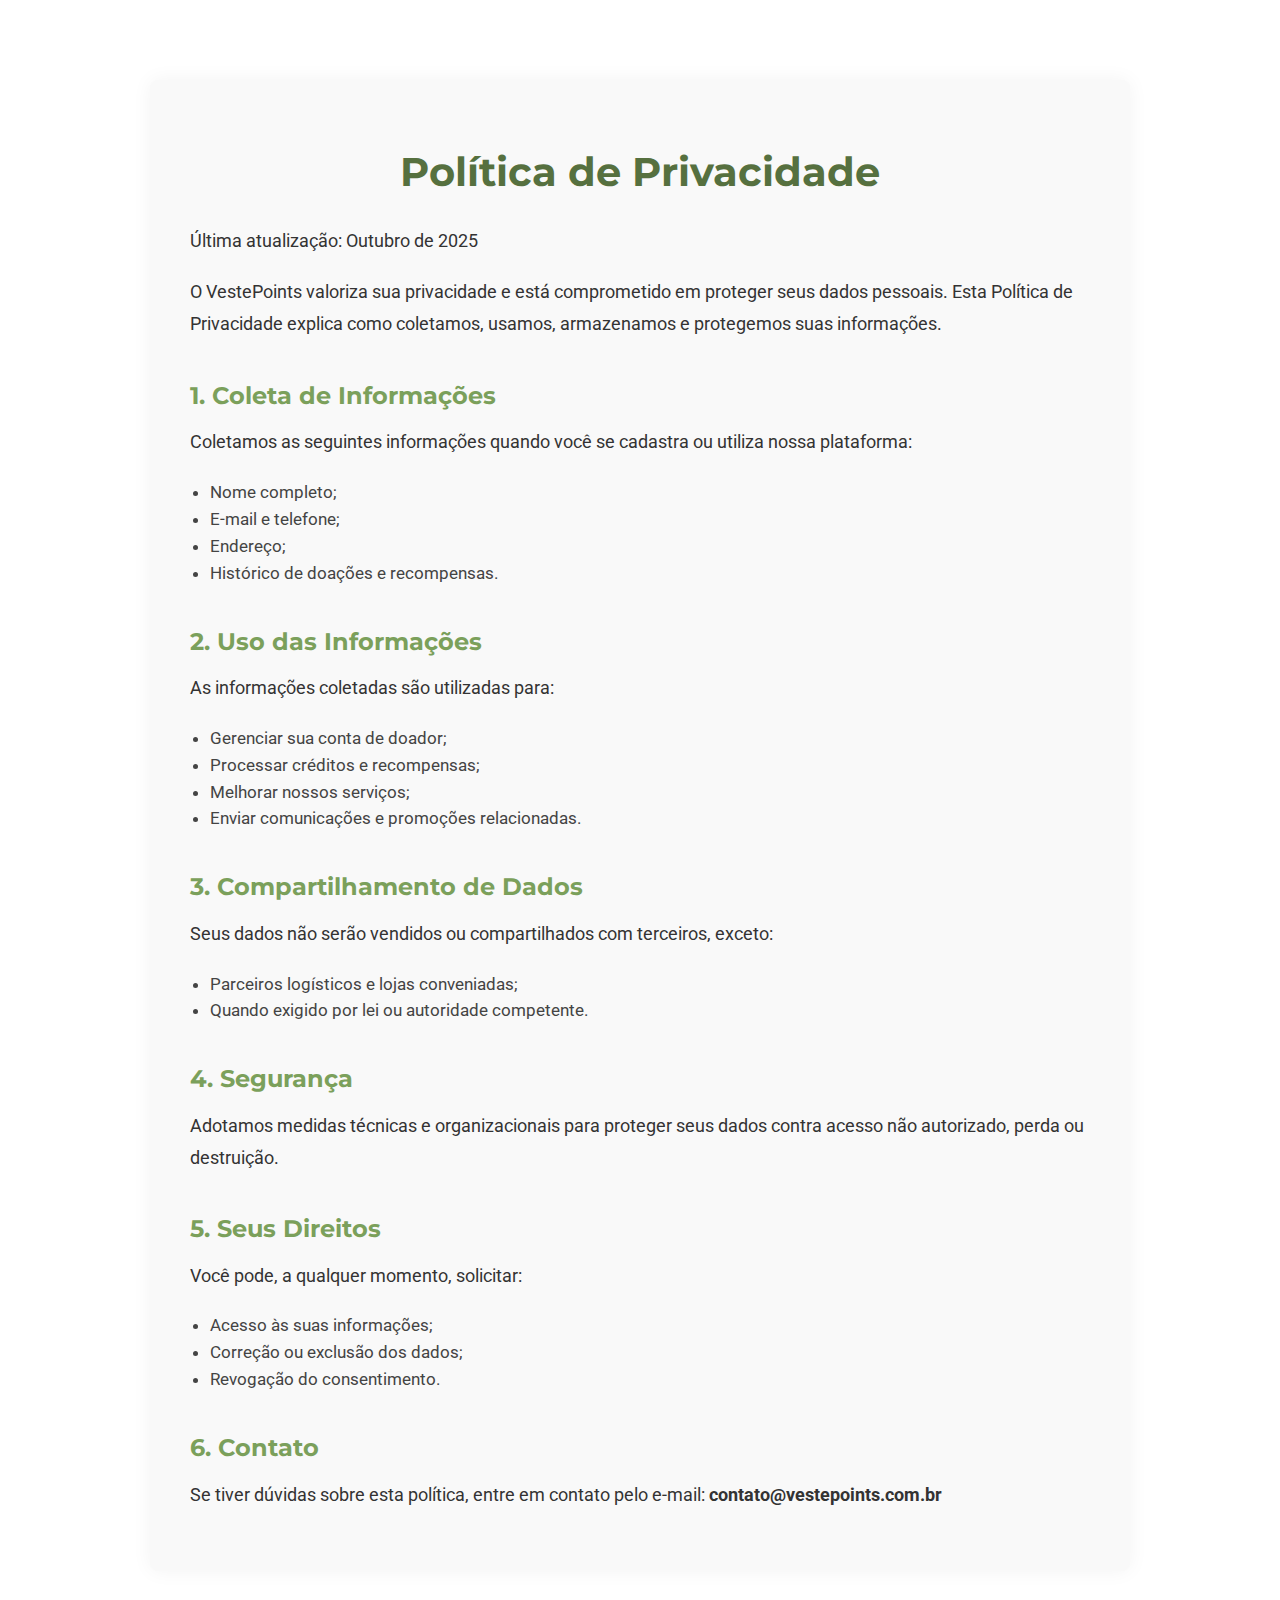
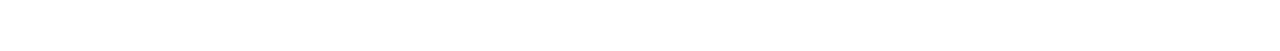
<file: privacidade.html>
<!DOCTYPE html>
<html lang="pt-BR">
<head>
    <meta charset="UTF-8">
    <title>Política de Privacidade - VestePoints</title>
    <meta name="viewport" content="width=device-width, initial-scale=1.0">

    <!-- Fontes e Estilos -->
    <link rel="preconnect" href="https://fonts.googleapis.com">
    <link rel="preconnect" href="https://fonts.gstatic.com" crossorigin>
    <link
        href="https://fonts.googleapis.com/css2?family=Montserrat:wght@600&family=Roboto:wght@400;500&display=swap"
        rel="stylesheet">

    <link rel="stylesheet" href="style.css">
</head>
<body>
    <div class="page-content">
        <h1>Política de Privacidade</h1>
        <p>Última atualização: Outubro de 2025</p>

        <p>O VestePoints valoriza sua privacidade e está comprometido em proteger seus dados pessoais. Esta Política de Privacidade explica como coletamos, usamos, armazenamos e protegemos suas informações.</p>

        <h2>1. Coleta de Informações</h2>
        <p>Coletamos as seguintes informações quando você se cadastra ou utiliza nossa plataforma:</p>
        <ul>
            <li>Nome completo;</li>
            <li>E-mail e telefone;</li>
            <li>Endereço;</li>
            <li>Histórico de doações e recompensas.</li>
        </ul>

        <h2>2. Uso das Informações</h2>
        <p>As informações coletadas são utilizadas para:</p>
        <ul>
            <li>Gerenciar sua conta de doador;</li>
            <li>Processar créditos e recompensas;</li>
            <li>Melhorar nossos serviços;</li>
            <li>Enviar comunicações e promoções relacionadas.</li>
        </ul>

        <h2>3. Compartilhamento de Dados</h2>
        <p>Seus dados não serão vendidos ou compartilhados com terceiros, exceto:</p>
        <ul>
            <li>Parceiros logísticos e lojas conveniadas;</li>
            <li>Quando exigido por lei ou autoridade competente.</li>
        </ul>

        <h2>4. Segurança</h2>
        <p>Adotamos medidas técnicas e organizacionais para proteger seus dados contra acesso não autorizado, perda ou destruição.</p>

        <h2>5. Seus Direitos</h2>
        <p>Você pode, a qualquer momento, solicitar:</p>
        <ul>
            <li>Acesso às suas informações;</li>
            <li>Correção ou exclusão dos dados;</li>
            <li>Revogação do consentimento.</li>
        </ul>

        <h2>6. Contato</h2>
        <p>Se tiver dúvidas sobre esta política, entre em contato pelo e-mail: <strong>contato@vestepoints.com.br</strong></p>
    </div>
</body>
</html>
</file>
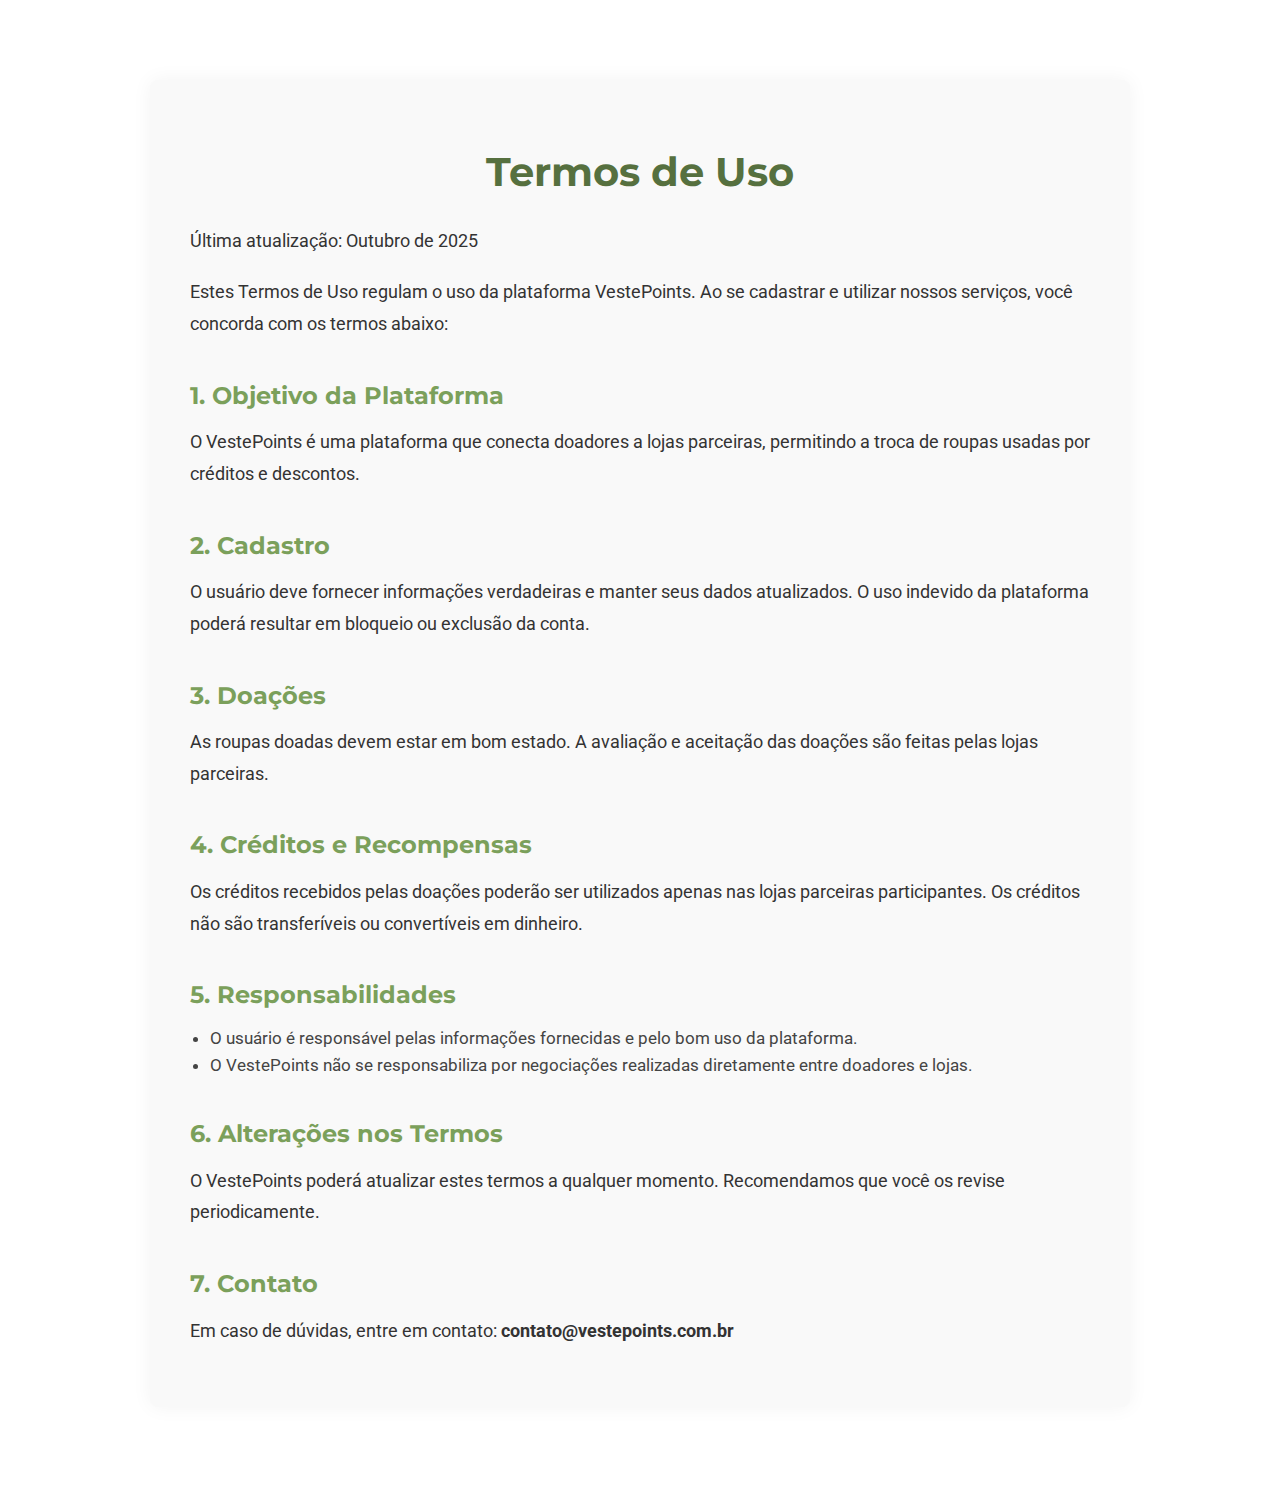
<file: termos.html>
<!DOCTYPE html>
<html lang="pt-BR">
<head>
    <meta charset="UTF-8">
    <title>Termos de Uso - VestePoints</title>
    <meta name="viewport" content="width=device-width, initial-scale=1.0">

    <!-- Fontes e Estilos -->
    <link rel="preconnect" href="https://fonts.googleapis.com">
    <link rel="preconnect" href="https://fonts.gstatic.com" crossorigin>
    <link
        href="https://fonts.googleapis.com/css2?family=Montserrat:wght@600&family=Roboto:wght@400;500&display=swap"
        rel="stylesheet">

    <link rel="stylesheet" href="style.css">
</head>
<body>
    <div class="page-content">
        <h1>Termos de Uso</h1>
        <p>Última atualização: Outubro de 2025</p>

        <p>Estes Termos de Uso regulam o uso da plataforma VestePoints. Ao se cadastrar e utilizar nossos serviços, você concorda com os termos abaixo:</p>

        <h2>1. Objetivo da Plataforma</h2>
        <p>O VestePoints é uma plataforma que conecta doadores a lojas parceiras, permitindo a troca de roupas usadas por créditos e descontos.</p>

        <h2>2. Cadastro</h2>
        <p>O usuário deve fornecer informações verdadeiras e manter seus dados atualizados. O uso indevido da plataforma poderá resultar em bloqueio ou exclusão da conta.</p>

        <h2>3. Doações</h2>
        <p>As roupas doadas devem estar em bom estado. A avaliação e aceitação das doações são feitas pelas lojas parceiras.</p>

        <h2>4. Créditos e Recompensas</h2>
        <p>Os créditos recebidos pelas doações poderão ser utilizados apenas nas lojas parceiras participantes. Os créditos não são transferíveis ou convertíveis em dinheiro.</p>

        <h2>5. Responsabilidades</h2>
        <ul>
            <li>O usuário é responsável pelas informações fornecidas e pelo bom uso da plataforma.</li>
            <li>O VestePoints não se responsabiliza por negociações realizadas diretamente entre doadores e lojas.</li>
        </ul>

        <h2>6. Alterações nos Termos</h2>
        <p>O VestePoints poderá atualizar estes termos a qualquer momento. Recomendamos que você os revise periodicamente.</p>

        <h2>7. Contato</h2>
        <p>Em caso de dúvidas, entre em contato: <strong>contato@vestepoints.com.br</strong></p>
    </div>
</body>
</html>
</file>
<file: style.css>
/* Fontes */
body {
    font-family: 'Roboto', sans-serif;
}

h1, h2, h3, .navbar-brand {
    font-family: 'Montserrat', sans-serif;
}

/* Navbar */
.custom-navbar { /* estilo da navbar */
    background-color: #f8f9fa;
    width: 100%;
    height: 70px;
    box-shadow: 0 2px 4px rgba(0, 0, 0, 0.1);
    width: auto;
}

.navbar-brand { /* estilo do título */
    font-weight: bold;
    font-size: 1.5rem;
    color: #4c6239;
    margin: auto;
    text-shadow: 1px 1px 2px rgba(0, 0, 0, 0.1);
}

.navbar .btn-secondary { /* estilo do botão */
    background-color: #56703f;
    border-color: #56703f;
    color: white;
    transition: background-color 0.3s, color 0.3s;
}

.navbar .btn-secondary:hover { /* sombra */
    background-color: #56703f;
    border-color: #56703f;
    color: white;
}

.navbar-nav .nav-link { /* estilo dos links do menu */
    font-weight: 600;
    color: #000000;
    transition: color 0.3s;
}

.navbar-nav .nav-link:hover { /* sombra */
    color: #7BA05B;
}

.navbar-nav a { /* Aplica a todos os links dentro de navbar-nav */
    font-weight: 900;
    color: #000000;
    font-size: 1.0rem;
    font-weight: 600;
    font-size: 1.2rem;
}

.nav-item { /* espaçamento entre os itens do menu */
    margin-left: 10px;
    margin-right: 10px;
    text-transform: uppercase;
    font-weight: 900;
    font-size: 1.0rem;
}

.nav-item a:hover { /* sombra */
    color: #7BA05B;
}

.navbar-nav a.btn { /* estilo dos botões no menu */
    padding: 8px 16px;
    font-size: 1rem;
    border-radius: 5px;
    transition: background-color 0.3s, color 0.3s;
}

.navbar-nav.nav-center {
    position: absolute;
    left: 50%;
    transform: translateX(-50%);
}


/* Hero Section */
.hero-section {
    background:
        linear-gradient(rgba(0, 0, 0, 0.8), rgba(0, 0, 0, 0.6)),
        url('https://images.pexels.com/photos/6994938/pexels-photo-6994938.jpeg') no-repeat center center;
    background-size: cover;
    backdrop-filter: brightness(70%);
    border: 1px solid rgba(255, 255, 255, 0.1);
    color: white;
    padding: 158px 0;
    text-align: center;
    min-height: 70vh;
    display: flex;
    align-items: center;
    justify-content: center;
    text-shadow: 2px 2px 4px rgba(0, 0, 0, 0.7);
}

.hero-content h1 {
    font-size: 3.7rem;
    margin-bottom: 20px;
    font-weight: 700;
}

.hero-content p {
    font-size: 2.0rem;
    margin-bottom: 40px;
    text-shadow: 1px 1px 2px rgba(0, 0, 0, 0.7);
    text-align: center;
    font-weight: 400;
}

.hero-section .btn-primary .btn-lg {
    padding: 40px 40px;
    font-size: 1.25rem;
    border-radius: 5px;
    margin-top: 20px;
    overflow: hidden;
    display: inline-block;
    text-transform: uppercase;
    
}

.hero-section .btn-primary {
    background-color: #7BA05B;
    border-color: #7BA05B;
    color: white;
    text-transform: uppercase;
}

.hero-section .btn-primary:hover {
    background-color: #7BA05B;
    border-color: #7BA05B;
    color: white;
}


.hero-section .btn-outline-light:hover {
    background-color: #ffffff;
    border-radius: 5px;
}

/* Features & Benefícios */
.features-section {
    padding: 60px 0;
    text-align: center;
}

.feature-item {
    margin-bottom: 30px;
    text-align: center;
    transform: scale (1);
}

.feature-item i {
    font-size: 4rem;
    color: #7BA05B;
    margin-bottom: 20px;
    text-shadow: 1px 1px 2px rgba(0, 0, 0, 0.1);
    transform: scale (1);
}

.feature-item h3 {
    margin-bottom: 15px;
    text-color: #000000;
    
}

.feature-item p {
    font-size: 1.1rem;
    color: #000000;
}

.container .col-md-4.feature-item {
    transform: scale (1.2);
    font-weight: 600;
    font-size: 1.1rem;
    color: #000000;

}

/* Footer */

footer {
    background-color: #4c6239;
    padding: 20px 0;
    text-align: center;
    text-shadow: 0 1px 2px rgba(0, 0, 0, 0.3);
}
footer a {
    text-decoration: none;
    color: #7BA05B;
    font-weight: 600;
    text-transform: uppercase;
    margin-bottom: 1px;
}

footer a:hover {
    text-decoration: none;
    color: #ffffff;
}

footer p {
    margin: 0;
    color: #ffffff;
    font-size: 1.1rem;
    margin-bottom: 1%;
}

/* Estilo geral para páginas de conteúdo (termos e privacidade) */
.page-content {
    max-width: 900px;
    margin: 80px auto;
    padding: 40px;
    background-color: #f9f9f9;
    border-radius: 8px;
    font-family: 'Roboto', sans-serif;
    color: #333;
    box-shadow: 0 0 20px rgba(0, 0, 0, 0.05);
}

.page-content h1 {
    font-family: 'Montserrat', sans-serif;
    font-size: 2.5rem;
    color: #56703f;
    margin-bottom: 30px;
    text-align: center;
}

.page-content h2 {
    font-family: 'Montserrat', sans-serif;
    font-size: 1.5rem;
    color: #7BA05B;
    margin-top: 40px;
    margin-bottom: 15px;
}

.page-content p {
    font-size: 1.1rem;
    line-height: 1.8;
    margin-bottom: 20px;
}

.page-content ul {
    list-style-type: disc;
    padding-left: 20px;
    margin-bottom: 20px;
}

.page-content ul li {
    font-size: 1.05rem;
    line-height: 1.6;
    color: #444;
}

/* Links dentro da página */
.page-content a {
    color: #56703f;
    text-decoration: none;
}

.page-content a:hover {
    text-decoration: underline;
}

/* Responsivo */
@media (max-width: 768px) {
    .page-content {
        padding: 20px;
        margin: 40px 20px;
    }

    .page-content h1 {
        font-size: 2rem;
    }

    .page-content h2 {
        font-size: 1.3rem;
    }
}
</file>
<file: cadastro-doador.css>
/* ===== Tipografia ===== */
body {
    font-family: 'Roboto', sans-serif;
    background-color: #ffffff;
}

h1, h2, h3, .navbar-brand {
    font-family: 'Montserrat', sans-serif;
}

/* ===== Layout ===== */
.register-container {
    max-width: 500px;
    margin: 50px auto;
    padding: 30px;
    border-radius: 8px;
    box-shadow: 0 7px 40px rgba(0, 0, 0, 0.2);
    background-color: #ffffff;
}

.register-container h2 {
    margin-bottom: 30px;
    color: #000000;
    text-align: center;
    font-weight: 600;
}

.form-label {
    font-weight: 500;
}

/* ===== Navbar ===== */

.navbar-brand {
    font-weight: 600;
    font-size: 1.5rem;
    color: #7BA05B;
    text-shadow: #000000;
}

/* ===== Botões ===== */
.btn-success {
    background-color: #7BA05B;
    border-color: #7BA05B;
    font-weight: 500;
}

.btn-success:hover {
    background-color: #7BA05B;
    border-color: #7BA05B;
}

/* Container */
.register-container label {
    color: #000000;
    font-size: 1.1rem;

}

/* Link de Login no Container */
.register-container p a {
    color: #7BA05B;
    text-decoration: none;
    text-shadow: 0 1px 0 rgba(255, 255, 255, 0.303);
    font-size: 1rem;
}
</file>
<file: dashboard-admin.css>
/* ==========================
   FONTES E CORES BASE
========================== */
body {
    font-family: 'Roboto', sans-serif;
    background-color: #f9f9f9;
    color: #333;
}

h1, h2, h3 {
    font-family: 'Montserrat', sans-serif;
}

.title-section {
    font-family: 'Montserrat', sans-serif;
    font-size: 1.8rem;
    font-weight: 700;
    margin-bottom: 1.5rem;
    color: #4c6239;
}

/* ==========================
   SIDEBAR
========================== */
.sidebar {
    height: 100vh;
    background-color: #4c6239;
    color: #fff;
    padding-top: 1rem;
    box-shadow: 2px 0 5px rgba(0, 0, 0, 0.15);
}

.sidebar h4 {
    font-family: 'Montserrat', sans-serif;
    font-weight: 700;
    letter-spacing: 1px;
}

.sidebar a {
    color: #fff;
    text-decoration: none;
    display: block;
    padding: 0.85rem 1.2rem;
    font-weight: 500;
    text-transform: uppercase;
    transition: all 0.3s ease;
}

.sidebar a:hover {
    background-color: #56703f;
    padding-left: 1.5rem;
}

/* ==========================
   CABEÇALHO DO DASHBOARD
========================== */
.dashboard-header {
    background-color: #f8f9fa;
    padding: 1rem 2rem;
    border-bottom: 1px solid #dee2e6;
    box-shadow: 0 2px 4px rgba(0, 0, 0, 0.08);
    font-family: 'Montserrat', sans-serif;
    font-weight: 600;
    color: #4c6239;
}

.dashboard-header span {
    font-size: 1.1rem;
    font-weight: 500;
}

/* ==========================
   CARTÕES (CARDS)
========================== */
.card-custom {
    border: none;
    border-left: 6px solid #7BA05B;
    border-radius: 10px;
    background-color: #ffffff;
    box-shadow: 0 4px 8px rgba(0, 0, 0, 0.05);
    transition: transform 0.2s, box-shadow 0.3s;
}

.card-custom:hover {
    transform: translateY(-4px);
    box-shadow: 0 6px 12px rgba(0, 0, 0, 0.08);
}

.card-custom h5 {
    font-family: 'Montserrat', sans-serif;
    color: #4c6239;
    margin-bottom: 10px;
}

.card-custom p {
    font-size: 1.6rem;
    font-weight: 600;
    color: #56703f;
}

/* ==========================
   BOTÃO PERSONALIZADO
========================== */
.btn-custom {
    background-color: #56703f;
    color: #fff;
    border: none;
    font-weight: 600;
    letter-spacing: 0.5px;
    text-transform: uppercase;
    padding: 8px 20px;
    border-radius: 6px;
    transition: background-color 0.3s ease, transform 0.2s ease;
}

.btn-custom:hover {
    background-color: #7BA05B;
    transform: scale(1.05);
}

/* ==========================
   RODAPÉ (OPCIONAL)
========================== */
footer {
    background-color: #4c6239;
    padding: 15px 0;
    text-align: center;
    color: #ffffff;
    font-weight: 500;
    text-shadow: 0 1px 2px rgba(0, 0, 0, 0.3);
}

footer a {
    text-decoration: none;
    color: #7BA05B;
    font-weight: 600;
    text-transform: uppercase;
}

footer a:hover {
    color: #ffffff;
}

/* ==========================
   RESPONSIVIDADE
========================== */
@media (max-width: 768px) {
    .sidebar {
        height: auto;
        text-align: center;
    }

    .sidebar a {
        padding: 0.6rem;
        font-size: 0.9rem;
    }

    .dashboard-header {
        flex-direction: column;
        text-align: center;
        gap: 0.5rem;
    }

    .card-custom p {
        font-size: 1.4rem;
    }
}
</file>
<file: dashboard-doador.css>
/* ==================== FONTES ==================== */
body {
    font-family: 'Roboto', sans-serif;
    background-color: #f8f9fa;
}

h1, h2, h3, .navbar-brand {
    font-family: 'Montserrat', sans-serif;
}

/* ==================== NAVBAR ==================== */
.navbar {
    background-color: #f8f9fa !important;
    box-shadow: 0 2px 4px rgba(0, 0, 0, 0.1);
}

.navbar-brand {
    font-weight: bold;
    font-size: 1.5rem;
    color: #4c6239 !important;
    text-shadow: 1px 1px 2px rgba(0, 0, 0, 0.1);
}

.navbar-nav .nav-link {
    font-weight: 600;
    color: #000000 !important;
    font-size: 1.1rem;
    text-transform: uppercase;
    margin: 0 10px;
    transition: color 0.3s;
}

.navbar-nav .nav-link:hover {
    color: #7BA05B !important;
}

.navbar .nav-link.active {
    color: #7BA05B !important;
}

/* ==================== SEÇÃO PRINCIPAL ==================== */
h1 {
    font-family: 'Montserrat', sans-serif;
    font-weight: 700;
    color: #4c6239;
}

/* Cartões principais */
.doador-card {
    background-color: #ffffff;
    border-radius: 10px;
    box-shadow: 0 2px 10px rgba(0,0,0,0.1);
    padding: 30px;
    margin-bottom: 30px;
    transition: transform 0.2s ease;
}

.doador-card:hover {
    transform: translateY(-5px);
}

/* Saldo */
.saldo-display {
    font-size: 3.5rem;
    font-weight: bold;
    color: #7BA05B;
    margin-bottom: 15px;
}

.saldo-label {
    font-size: 1.2rem;
    color: #555;
}

/* Botões de ação */
.action-buttons .btn {
    margin-right: 15px;
    text-transform: uppercase;
    font-weight: 600;
    border-radius: 6px;
    transition: all 0.3s ease;
}

/* Botão principal */
.btn-primary {
    background-color: #7BA05B;
    border-color: #7BA05B;
}

.btn-primary:hover {
    background-color: #6c8b4d;
    border-color: #6c8b4d;
}

/* Botão secundário */
.btn-outline-success {
    color: #4c6239;
    border-color: #7BA05B;
}

.btn-outline-success:hover {
    background-color: #7BA05B;
    color: white;
}

/* ==================== TABELA ==================== */
.history-table th {
    background-color: #7BA05B;
    color: #fff;
    text-transform: uppercase;
    font-size: 0.95rem;
}

.history-table td {
    vertical-align: middle;
}

.text-success {
    color: #7BA05B !important;
}

/* Badge (status) */
.badge.bg-success {
    background-color: #7BA05B !important;
}

/* ==================== MODAL ==================== */
.modal-header.bg-primary {
    background-color: #7BA05B !important;
}

.modal-content {
    border-radius: 10px;
    box-shadow: 0 4px 15px rgba(0,0,0,0.15);
}

.modal-body p {
    color: #333;
}

.modal-footer .btn-secondary {
    background-color: #6c757d;
    border: none;
}

/* ==================== CUPOM GERADO ==================== */
#cupomGerado {
    border: 2px dashed #7BA05B;
    background-color: #f0f9f0;
}

/* ==================== RESPONSIVIDADE ==================== */
@media (max-width: 768px) {
    .saldo-display {
        font-size: 2.5rem;
    }

    .navbar-brand {
        font-size: 1.2rem;
    }

    .doador-card {
        padding: 20px;
    }
}
</file>
